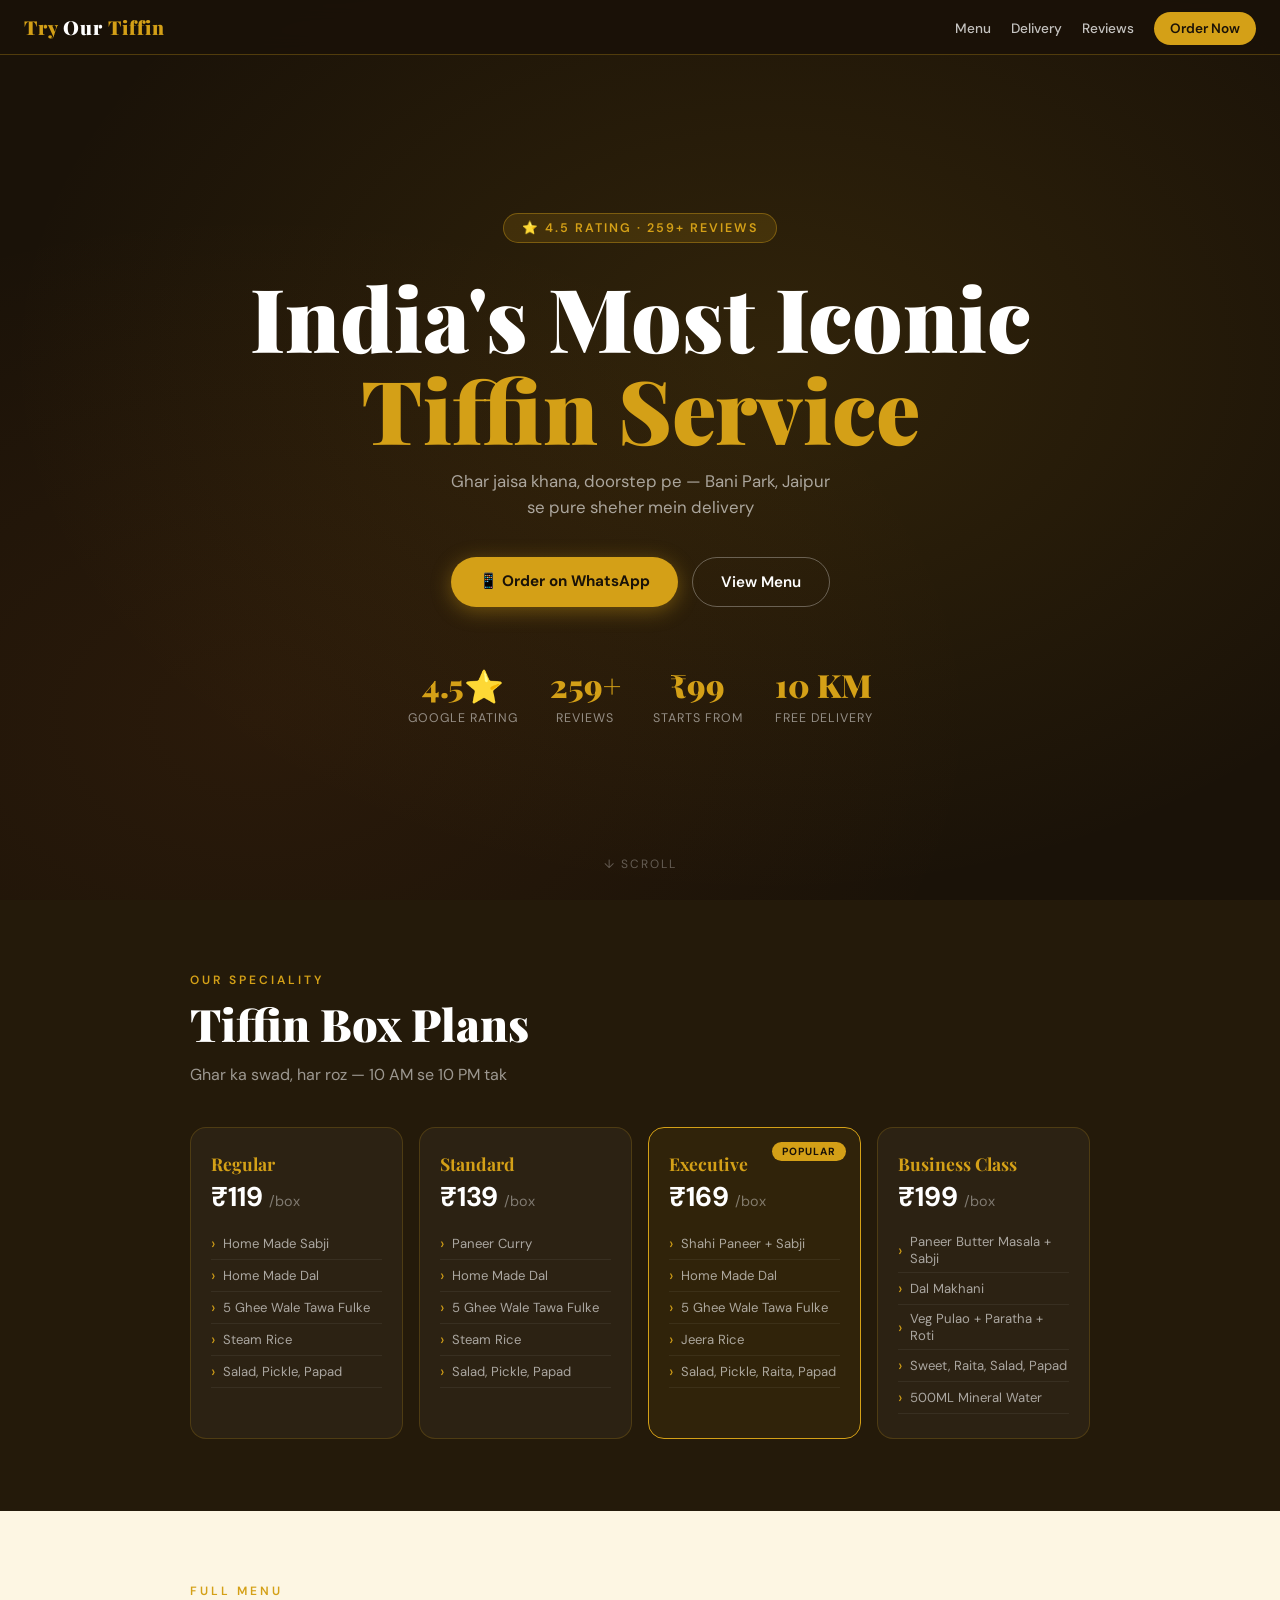
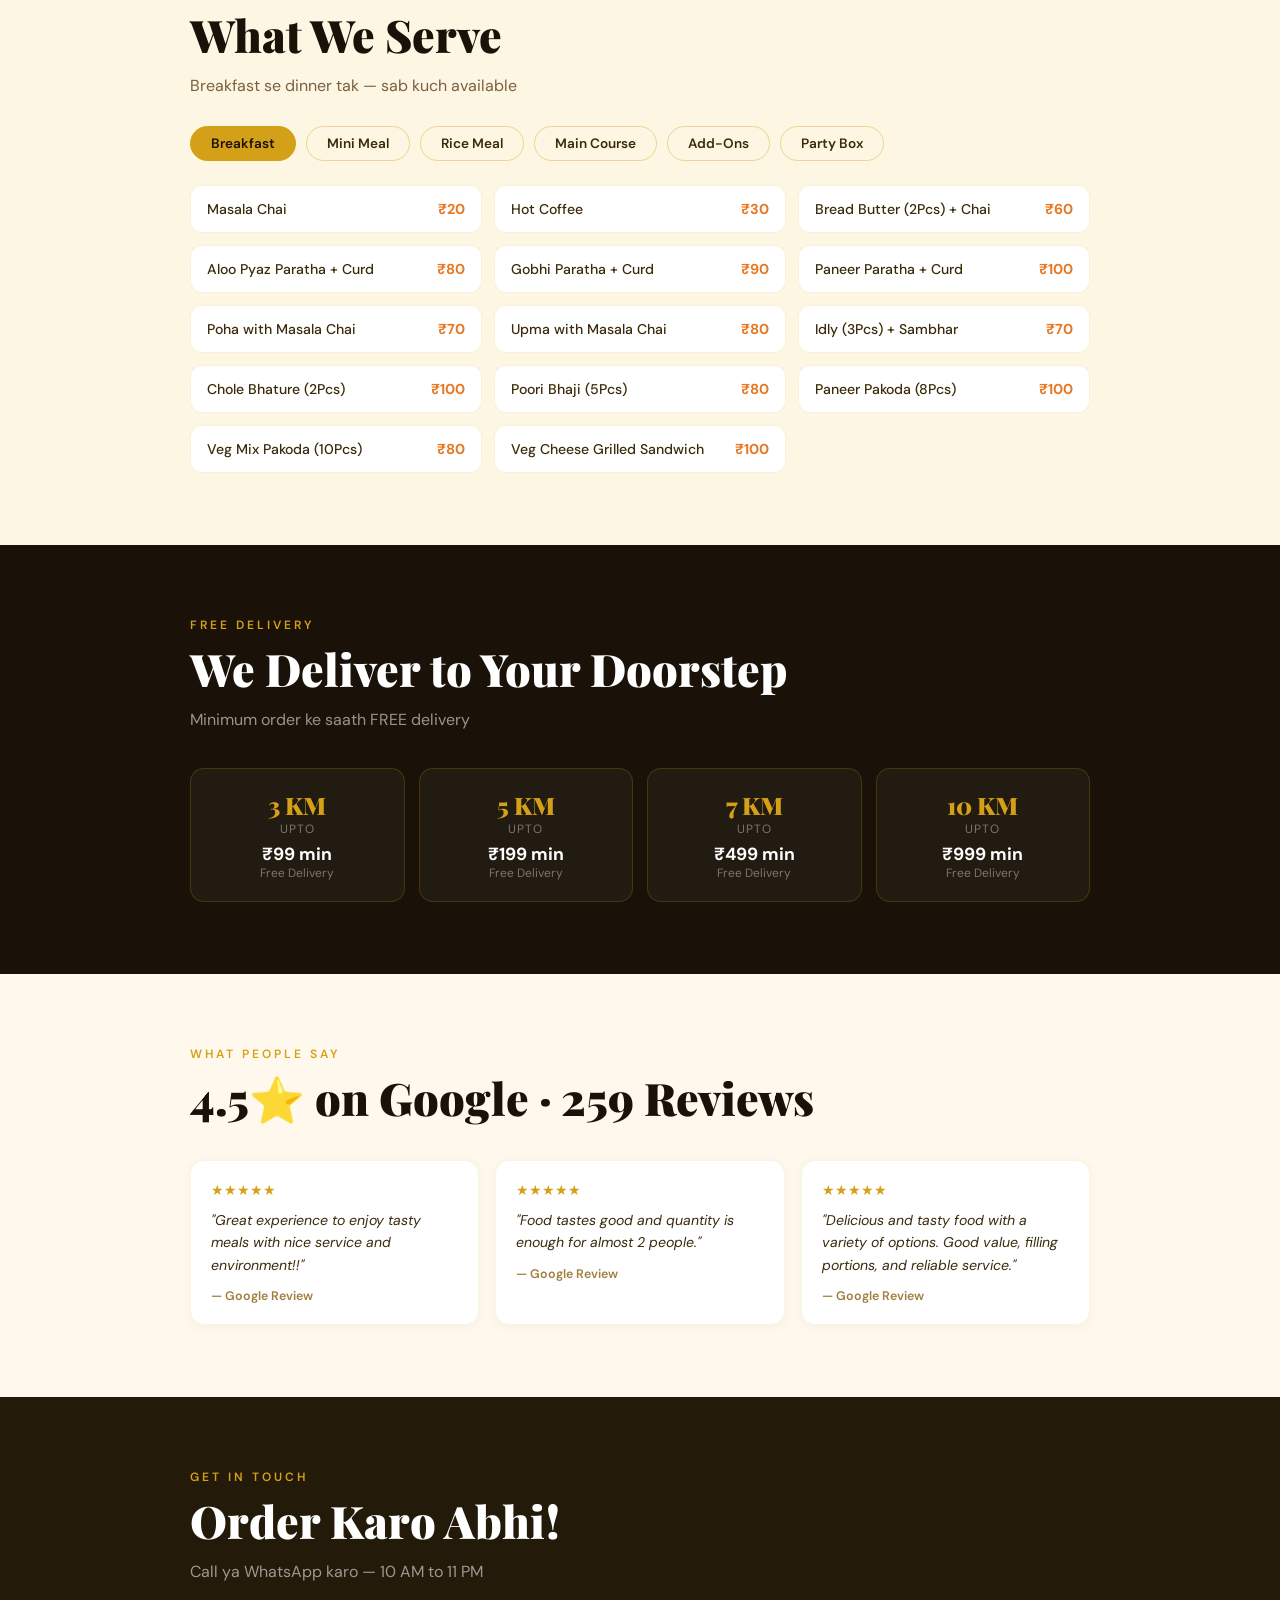
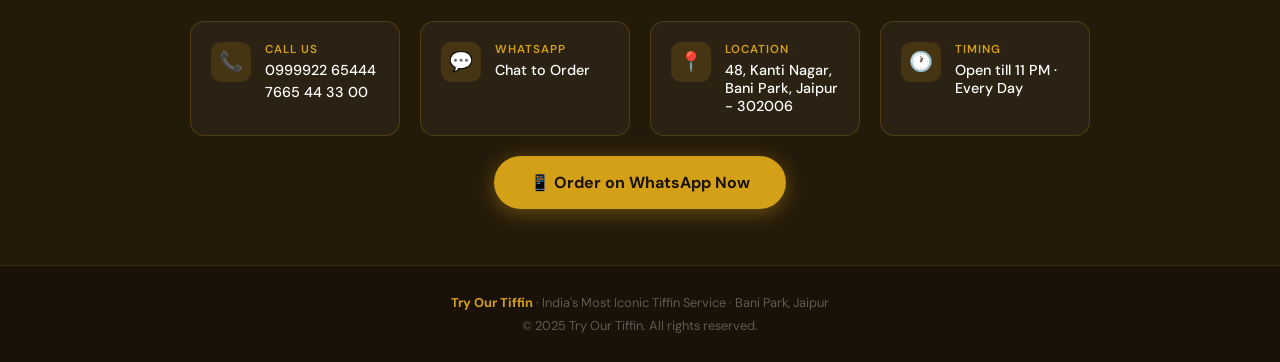
<file: index.html>
<!DOCTYPE html>
<html lang="en">
<head>
<meta charset="UTF-8">
<meta name="viewport" content="width=device-width, initial-scale=1.0">
<title>Try Our Tiffin – India's Most Iconic Tiffin Service</title>
<link href="https://fonts.googleapis.com/css2?family=Playfair+Display:wght@700;900&family=DM+Sans:wght@400;500;600&display=swap" rel="stylesheet">
<style>
  :root{--gold:#D4A017;--dark:#1a1208;--dark2:#241a0a;--cream:#fdf6e3;--orange:#e87722;--text:#3a2a0a}
  *{margin:0;padding:0;box-sizing:border-box}html{scroll-behavior:smooth}
  body{font-family:'DM Sans',sans-serif;background:var(--cream);color:var(--text);overflow-x:hidden}
  nav{position:fixed;top:0;width:100%;z-index:100;background:rgba(26,18,8,0.97);backdrop-filter:blur(10px);padding:14px 24px;display:flex;align-items:center;justify-content:space-between;border-bottom:1px solid rgba(212,160,23,0.3)}
  .nav-logo{font-family:'Playfair Display',serif;color:var(--gold);font-size:1.2rem;font-weight:900;letter-spacing:1px}
  .nav-logo span{color:#fff}
  .nav-links{display:flex;gap:20px;list-style:none}
  .nav-links a{color:rgba(255,255,255,0.75);text-decoration:none;font-size:0.85rem;font-weight:500;transition:color 0.2s}
  .nav-links a:hover{color:var(--gold)}
  .nav-cta{background:var(--gold);color:var(--dark)!important;padding:8px 16px!important;border-radius:50px;font-weight:600!important}
  .hero{min-height:100vh;background:var(--dark);display:flex;flex-direction:column;align-items:center;justify-content:center;text-align:center;padding:100px 24px 60px;position:relative;overflow:hidden}
  .hero::before{content:'';position:absolute;inset:0;background:radial-gradient(ellipse at 60% 40%,rgba(212,160,23,0.12) 0%,transparent 70%),radial-gradient(ellipse at 20% 80%,rgba(232,119,34,0.08) 0%,transparent 50%)}
  .hero-badge{display:inline-block;background:rgba(212,160,23,0.15);border:1px solid rgba(212,160,23,0.4);color:var(--gold);padding:6px 18px;border-radius:50px;font-size:0.78rem;font-weight:600;letter-spacing:2px;text-transform:uppercase;margin-bottom:28px;animation:fadeUp 0.6s ease both}
  .hero h1{font-family:'Playfair Display',serif;font-size:clamp(2.8rem,8vw,5.5rem);font-weight:900;line-height:1.05;color:#fff;margin-bottom:12px;animation:fadeUp 0.7s 0.1s ease both}
  .hero h1 em{color:var(--gold);font-style:normal;display:block}
  .hero-sub{font-size:1.05rem;color:rgba(255,255,255,0.6);max-width:400px;margin:0 auto 36px;line-height:1.6;animation:fadeUp 0.7s 0.2s ease both}
  .hero-actions{display:flex;gap:14px;flex-wrap:wrap;justify-content:center;animation:fadeUp 0.7s 0.3s ease both}
  .btn-primary{background:var(--gold);color:var(--dark);padding:14px 28px;border-radius:50px;font-weight:700;font-size:0.95rem;text-decoration:none;transition:transform 0.2s,box-shadow 0.2s;box-shadow:0 4px 20px rgba(212,160,23,0.4)}
  .btn-primary:hover{transform:translateY(-2px);box-shadow:0 8px 30px rgba(212,160,23,0.5)}
  .btn-outline{border:1px solid rgba(255,255,255,0.3);color:#fff;padding:14px 28px;border-radius:50px;font-weight:600;font-size:0.95rem;text-decoration:none;transition:border-color 0.2s,background 0.2s}
  .btn-outline:hover{border-color:var(--gold);background:rgba(212,160,23,0.08)}
  .hero-stats{display:flex;gap:32px;margin-top:56px;flex-wrap:wrap;justify-content:center;animation:fadeUp 0.7s 0.4s ease both}
  .stat{text-align:center}
  .stat-num{font-family:'Playfair Display',serif;font-size:2rem;font-weight:900;color:var(--gold);display:block}
  .stat-label{font-size:0.78rem;color:rgba(255,255,255,0.5);text-transform:uppercase;letter-spacing:1px}
  .hero-scroll{position:absolute;bottom:28px;color:rgba(255,255,255,0.3);font-size:0.75rem;letter-spacing:2px;text-transform:uppercase;animation:bounce 2s infinite}
  section{padding:72px 24px}
  .section-label{font-size:0.75rem;font-weight:600;letter-spacing:3px;text-transform:uppercase;color:var(--gold);margin-bottom:10px}
  .section-title{font-family:'Playfair Display',serif;font-size:clamp(1.8rem,4vw,2.8rem);font-weight:900;color:var(--dark);margin-bottom:12px;line-height:1.15}
  .section-title.light{color:#fff}
  .section-sub{font-size:1rem;color:#7a6040;max-width:480px;line-height:1.6}
  .section-sub.light{color:rgba(255,255,255,0.55)}
  .container{max-width:900px;margin:0 auto}
  .tiffin-section{background:var(--dark2)}
  .tiffin-grid{display:grid;grid-template-columns:repeat(auto-fit,minmax(200px,1fr));gap:16px;margin-top:40px}
  .tiffin-card{background:rgba(255,255,255,0.04);border:1px solid rgba(212,160,23,0.2);border-radius:16px;padding:24px 20px;position:relative;transition:transform 0.3s,border-color 0.3s;overflow:hidden}
  .tiffin-card:hover{transform:translateY(-4px);border-color:var(--gold)}
  .tiffin-card.featured{border-color:var(--gold);background:rgba(212,160,23,0.07)}
  .featured-tag{position:absolute;top:14px;right:14px;background:var(--gold);color:var(--dark);font-size:0.65rem;font-weight:700;padding:3px 10px;border-radius:50px;letter-spacing:1px;text-transform:uppercase}
  .tiffin-name{font-family:'Playfair Display',serif;font-size:1.1rem;color:var(--gold);font-weight:700;margin-bottom:4px}
  .tiffin-price{font-size:1.7rem;font-weight:700;color:#fff;margin-bottom:14px}
  .tiffin-price span{font-size:0.9rem;color:rgba(255,255,255,0.4);font-weight:400}
  .tiffin-items{list-style:none}
  .tiffin-items li{font-size:0.82rem;color:rgba(255,255,255,0.6);padding:5px 0;border-bottom:1px solid rgba(255,255,255,0.06);display:flex;align-items:center;gap:8px}
  .tiffin-items li::before{content:'›';color:var(--gold);font-size:1rem}
  .menu-section{background:var(--cream)}
  .menu-tabs{display:flex;gap:10px;flex-wrap:wrap;margin:28px 0 24px}
  .tab-btn{padding:8px 20px;border-radius:50px;border:1px solid rgba(212,160,23,0.4);background:transparent;color:var(--text);font-size:0.85rem;font-weight:600;cursor:pointer;transition:all 0.2s;font-family:'DM Sans',sans-serif}
  .tab-btn.active,.tab-btn:hover{background:var(--gold);color:var(--dark);border-color:var(--gold)}
  .menu-grid{display:grid;grid-template-columns:repeat(auto-fill,minmax(240px,1fr));gap:12px}
  .menu-item{display:flex;align-items:center;justify-content:space-between;background:#fff;border:1px solid rgba(212,160,23,0.15);border-radius:12px;padding:14px 16px;transition:box-shadow 0.2s}
  .menu-item:hover{box-shadow:0 4px 16px rgba(212,160,23,0.15)}
  .menu-item-name{font-size:0.88rem;font-weight:500;color:var(--text)}
  .menu-item-price{font-weight:700;color:var(--orange);font-size:0.9rem;white-space:nowrap;margin-left:12px}
  .menu-panel{display:none}
  .menu-panel.active{display:block}
  .delivery-section{background:var(--dark)}
  .delivery-grid{display:grid;grid-template-columns:repeat(auto-fit,minmax(160px,1fr));gap:14px;margin-top:36px}
  .delivery-card{background:rgba(255,255,255,0.04);border:1px solid rgba(212,160,23,0.2);border-radius:14px;padding:20px 16px;text-align:center}
  .delivery-km{font-family:'Playfair Display',serif;font-size:1.5rem;color:var(--gold);font-weight:900}
  .delivery-min{font-size:0.75rem;color:rgba(255,255,255,0.4);margin-bottom:6px;text-transform:uppercase;letter-spacing:1px}
  .delivery-price{font-size:1.1rem;color:#fff;font-weight:700}
  .delivery-label{font-size:0.75rem;color:rgba(255,255,255,0.4)}
  .reviews-section{background:#fff8ec}
  .reviews-grid{display:grid;grid-template-columns:repeat(auto-fit,minmax(240px,1fr));gap:16px;margin-top:36px}
  .review-card{background:#fff;border-radius:14px;padding:20px;border:1px solid rgba(212,160,23,0.12);box-shadow:0 2px 12px rgba(0,0,0,0.04)}
  .stars{color:var(--gold);font-size:0.9rem;margin-bottom:10px}
  .review-text{font-size:0.88rem;color:var(--text);line-height:1.6;font-style:italic}
  .review-author{font-size:0.78rem;color:#a08040;font-weight:600;margin-top:12px}
  .contact-section{background:var(--dark2)}
  .contact-grid{display:grid;grid-template-columns:repeat(auto-fit,minmax(200px,1fr));gap:20px;margin-top:36px}
  .contact-card{display:flex;align-items:flex-start;gap:14px;background:rgba(255,255,255,0.04);border:1px solid rgba(212,160,23,0.2);border-radius:14px;padding:20px}
  .contact-icon{width:40px;height:40px;background:rgba(212,160,23,0.15);border-radius:10px;display:flex;align-items:center;justify-content:center;font-size:1.2rem;flex-shrink:0}
  .contact-label{font-size:0.72rem;color:var(--gold);text-transform:uppercase;letter-spacing:1px;font-weight:600}
  .contact-value{font-size:0.9rem;color:#fff;margin-top:4px;font-weight:500}
  .contact-value a{color:#fff;text-decoration:none}
  footer{background:var(--dark);text-align:center;padding:28px 24px;border-top:1px solid rgba(212,160,23,0.15)}
  footer p{font-size:0.8rem;color:rgba(255,255,255,0.3)}
  footer strong{color:var(--gold)}
  @keyframes fadeUp{from{opacity:0;transform:translateY(24px)}to{opacity:1;transform:translateY(0)}}
  @keyframes bounce{0%,100%{transform:translateY(0)}50%{transform:translateY(6px)}}
  @media(max-width:600px){.nav-links{display:none}.hero h1{font-size:2.5rem}.hero-stats{gap:20px}}
</style>
</head>
<body>
<nav>
  <div class="nav-logo">Try <span>Our</span> Tiffin</div>
  <ul class="nav-links">
    <li><a href="#menu">Menu</a></li>
    <li><a href="#delivery">Delivery</a></li>
    <li><a href="#reviews">Reviews</a></li>
    <li><a href="#contact" class="nav-cta">Order Now</a></li>
  </ul>
</nav>

<section class="hero">
  <div class="hero-badge">⭐ 4.5 Rating · 259+ Reviews</div>
  <h1>India's Most Iconic<em>Tiffin Service</em></h1>
  <p class="hero-sub">Ghar jaisa khana, doorstep pe — Bani Park, Jaipur se pure sheher mein delivery</p>
  <div class="hero-actions">
    <a href="https://wa.me/919982265444" class="btn-primary">📱 Order on WhatsApp</a>
    <a href="#menu" class="btn-outline">View Menu</a>
  </div>
  <div class="hero-stats">
    <div class="stat"><span class="stat-num">4.5⭐</span><span class="stat-label">Google Rating</span></div>
    <div class="stat"><span class="stat-num">259+</span><span class="stat-label">Reviews</span></div>
    <div class="stat"><span class="stat-num">₹99</span><span class="stat-label">Starts From</span></div>
    <div class="stat"><span class="stat-num">10 KM</span><span class="stat-label">Free Delivery</span></div>
  </div>
  <div class="hero-scroll">↓ scroll</div>
</section>

<section class="tiffin-section">
  <div class="container">
    <p class="section-label">Our Speciality</p>
    <h2 class="section-title light">Tiffin Box Plans</h2>
    <p class="section-sub light">Ghar ka swad, har roz — 10 AM se 10 PM tak</p>
    <div class="tiffin-grid">
      <div class="tiffin-card">
        <div class="tiffin-name">Regular</div>
        <div class="tiffin-price">₹119 <span>/box</span></div>
        <ul class="tiffin-items">
          <li>Home Made Sabji</li><li>Home Made Dal</li><li>5 Ghee Wale Tawa Fulke</li><li>Steam Rice</li><li>Salad, Pickle, Papad</li>
        </ul>
      </div>
      <div class="tiffin-card">
        <div class="tiffin-name">Standard</div>
        <div class="tiffin-price">₹139 <span>/box</span></div>
        <ul class="tiffin-items">
          <li>Paneer Curry</li><li>Home Made Dal</li><li>5 Ghee Wale Tawa Fulke</li><li>Steam Rice</li><li>Salad, Pickle, Papad</li>
        </ul>
      </div>
      <div class="tiffin-card featured">
        <div class="featured-tag">Popular</div>
        <div class="tiffin-name">Executive</div>
        <div class="tiffin-price">₹169 <span>/box</span></div>
        <ul class="tiffin-items">
          <li>Shahi Paneer + Sabji</li><li>Home Made Dal</li><li>5 Ghee Wale Tawa Fulke</li><li>Jeera Rice</li><li>Salad, Pickle, Raita, Papad</li>
        </ul>
      </div>
      <div class="tiffin-card">
        <div class="tiffin-name">Business Class</div>
        <div class="tiffin-price">₹199 <span>/box</span></div>
        <ul class="tiffin-items">
          <li>Paneer Butter Masala + Sabji</li><li>Dal Makhani</li><li>Veg Pulao + Paratha + Roti</li><li>Sweet, Raita, Salad, Papad</li><li>500ML Mineral Water</li>
        </ul>
      </div>
    </div>
  </div>
</section>

<section class="menu-section" id="menu">
  <div class="container">
    <p class="section-label">Full Menu</p>
    <h2 class="section-title">What We Serve</h2>
    <p class="section-sub">Breakfast se dinner tak — sab kuch available</p>
    <div class="menu-tabs">
      <button class="tab-btn active" onclick="showTab('breakfast',this)">Breakfast</button>
      <button class="tab-btn" onclick="showTab('mini',this)">Mini Meal</button>
      <button class="tab-btn" onclick="showTab('rice',this)">Rice Meal</button>
      <button class="tab-btn" onclick="showTab('main',this)">Main Course</button>
      <button class="tab-btn" onclick="showTab('addon',this)">Add-Ons</button>
      <button class="tab-btn" onclick="showTab('party',this)">Party Box</button>
    </div>
    <div id="breakfast" class="menu-panel active"><div class="menu-grid">
      <div class="menu-item"><span class="menu-item-name">Masala Chai</span><span class="menu-item-price">₹20</span></div>
      <div class="menu-item"><span class="menu-item-name">Hot Coffee</span><span class="menu-item-price">₹30</span></div>
      <div class="menu-item"><span class="menu-item-name">Bread Butter (2Pcs) + Chai</span><span class="menu-item-price">₹60</span></div>
      <div class="menu-item"><span class="menu-item-name">Aloo Pyaz Paratha + Curd</span><span class="menu-item-price">₹80</span></div>
      <div class="menu-item"><span class="menu-item-name">Gobhi Paratha + Curd</span><span class="menu-item-price">₹90</span></div>
      <div class="menu-item"><span class="menu-item-name">Paneer Paratha + Curd</span><span class="menu-item-price">₹100</span></div>
      <div class="menu-item"><span class="menu-item-name">Poha with Masala Chai</span><span class="menu-item-price">₹70</span></div>
      <div class="menu-item"><span class="menu-item-name">Upma with Masala Chai</span><span class="menu-item-price">₹80</span></div>
      <div class="menu-item"><span class="menu-item-name">Idly (3Pcs) + Sambhar</span><span class="menu-item-price">₹70</span></div>
      <div class="menu-item"><span class="menu-item-name">Chole Bhature (2Pcs)</span><span class="menu-item-price">₹100</span></div>
      <div class="menu-item"><span class="menu-item-name">Poori Bhaji (5Pcs)</span><span class="menu-item-price">₹80</span></div>
      <div class="menu-item"><span class="menu-item-name">Paneer Pakoda (8Pcs)</span><span class="menu-item-price">₹100</span></div>
      <div class="menu-item"><span class="menu-item-name">Veg Mix Pakoda (10Pcs)</span><span class="menu-item-price">₹80</span></div>
      <div class="menu-item"><span class="menu-item-name">Veg Cheese Grilled Sandwich</span><span class="menu-item-price">₹100</span></div>
    </div></div>
    <div id="mini" class="menu-panel"><div class="menu-grid">
      <div class="menu-item"><span class="menu-item-name">Dal Fry + 5 Fulke + Salad</span><span class="menu-item-price">₹80</span></div>
      <div class="menu-item"><span class="menu-item-name">Chana Masala + 5 Fulke</span><span class="menu-item-price">₹90</span></div>
      <div class="menu-item"><span class="menu-item-name">Mix Veg + 5 Fulke</span><span class="menu-item-price">₹90</span></div>
      <div class="menu-item"><span class="menu-item-name">Shahi Paneer + 5 Fulke</span><span class="menu-item-price">₹99</span></div>
      <div class="menu-item"><span class="menu-item-name">Kadai Paneer + 2 Butter Paratha</span><span class="menu-item-price">₹110</span></div>
      <div class="menu-item"><span class="menu-item-name">Paneer Butter Masala + Paratha</span><span class="menu-item-price">₹110</span></div>
      <div class="menu-item"><span class="menu-item-name">Malai Kofta + 2 Butter Paratha</span><span class="menu-item-price">₹110</span></div>
    </div></div>
    <div id="rice" class="menu-panel"><div class="menu-grid">
      <div class="menu-item"><span class="menu-item-name">Dal Fry + Steam Rice</span><span class="menu-item-price">₹80</span></div>
      <div class="menu-item"><span class="menu-item-name">Dal Makhani + Jeera Rice</span><span class="menu-item-price">₹90</span></div>
      <div class="menu-item"><span class="menu-item-name">Rajma Masala + Jeera Rice</span><span class="menu-item-price">₹90</span></div>
      <div class="menu-item"><span class="menu-item-name">Chole Masala + Jeera Rice</span><span class="menu-item-price">₹90</span></div>
      <div class="menu-item"><span class="menu-item-name">Kadhi + Jeera Rice</span><span class="menu-item-price">₹90</span></div>
      <div class="menu-item"><span class="menu-item-name">Shahi Paneer + Jeera Rice</span><span class="menu-item-price">₹99</span></div>
      <div class="menu-item"><span class="menu-item-name">Jeera Rice</span><span class="menu-item-price">₹110</span></div>
      <div class="menu-item"><span class="menu-item-name">Veg Pulao</span><span class="menu-item-price">₹150</span></div>
      <div class="menu-item"><span class="menu-item-name">Veg Biryani</span><span class="menu-item-price">₹220</span></div>
    </div></div>
    <div id="main" class="menu-panel"><div class="menu-grid">
      <div class="menu-item"><span class="menu-item-name">Shahi Paneer (Half/Full)</span><span class="menu-item-price">₹110/190</span></div>
      <div class="menu-item"><span class="menu-item-name">Kadhai Paneer (Half/Full)</span><span class="menu-item-price">₹120/220</span></div>
      <div class="menu-item"><span class="menu-item-name">Paneer Butter Masala</span><span class="menu-item-price">₹120/220</span></div>
      <div class="menu-item"><span class="menu-item-name">Malai Kofta (Half/Full)</span><span class="menu-item-price">₹120/220</span></div>
      <div class="menu-item"><span class="menu-item-name">Kaju Curry (Half/Full)</span><span class="menu-item-price">₹130/240</span></div>
      <div class="menu-item"><span class="menu-item-name">Dal Makhani (Half/Full)</span><span class="menu-item-price">₹90/160</span></div>
      <div class="menu-item"><span class="menu-item-name">Rajma Masala (Half/Full)</span><span class="menu-item-price">₹90/160</span></div>
      <div class="menu-item"><span class="menu-item-name">Gatta Masala (Half/Full)</span><span class="menu-item-price">₹90/160</span></div>
      <div class="menu-item"><span class="menu-item-name">Sev Tamatar (Half/Full)</span><span class="menu-item-price">₹90/160</span></div>
    </div></div>
    <div id="addon" class="menu-panel"><div class="menu-grid">
      <div class="menu-item"><span class="menu-item-name">Tawa Wale Fulke</span><span class="menu-item-price">₹8</span></div>
      <div class="menu-item"><span class="menu-item-name">Ghee Wale Tawa Fulke</span><span class="menu-item-price">₹10</span></div>
      <div class="menu-item"><span class="menu-item-name">Butter Paratha</span><span class="menu-item-price">₹25</span></div>
      <div class="menu-item"><span class="menu-item-name">Laccha Paratha</span><span class="menu-item-price">₹30</span></div>
      <div class="menu-item"><span class="menu-item-name">Gulab Jamun (2 Pcs)</span><span class="menu-item-price">₹60</span></div>
      <div class="menu-item"><span class="menu-item-name">Boondi Raita</span><span class="menu-item-price">₹80</span></div>
      <div class="menu-item"><span class="menu-item-name">Plain Dahi</span><span class="menu-item-price">₹50</span></div>
      <div class="menu-item"><span class="menu-item-name">Chach (200ML)</span><span class="menu-item-price">₹20</span></div>
      <div class="menu-item"><span class="menu-item-name">Chach (500ML)</span><span class="menu-item-price">₹40</span></div>
      <div class="menu-item"><span class="menu-item-name">Papad</span><span class="menu-item-price">₹20</span></div>
    </div></div>
    <div id="party" class="menu-panel"><div class="menu-grid" style="grid-template-columns:1fr">
      <div class="menu-item" style="flex-direction:column;align-items:flex-start;gap:10px;padding:20px">
        <div style="display:flex;justify-content:space-between;width:100%"><span class="menu-item-name" style="font-size:1.1rem;font-weight:700">🎉 Party Box</span><span class="menu-item-price" style="font-size:1.3rem">₹999</span></div>
        <div style="font-size:0.85rem;color:#7a6040;line-height:1.8">1 Veg Curry · 1 Paneer Butter Masala · 1 Dal Fry · 2 Jeera Rice · 4 Butter Paratha · 8 Ghee Wale Tawa Fulke · 4 Papad · 4 Sweet · 4 Chach</div>
      </div>
    </div></div>
  </div>
</section>

<section class="delivery-section" id="delivery">
  <div class="container">
    <p class="section-label">Free Delivery</p>
    <h2 class="section-title light">We Deliver to Your Doorstep</h2>
    <p class="section-sub light">Minimum order ke saath FREE delivery</p>
    <div class="delivery-grid">
      <div class="delivery-card"><div class="delivery-km">3 KM</div><div class="delivery-min">upto</div><div class="delivery-price">₹99 min</div><div class="delivery-label">Free Delivery</div></div>
      <div class="delivery-card"><div class="delivery-km">5 KM</div><div class="delivery-min">upto</div><div class="delivery-price">₹199 min</div><div class="delivery-label">Free Delivery</div></div>
      <div class="delivery-card"><div class="delivery-km">7 KM</div><div class="delivery-min">upto</div><div class="delivery-price">₹499 min</div><div class="delivery-label">Free Delivery</div></div>
      <div class="delivery-card"><div class="delivery-km">10 KM</div><div class="delivery-min">upto</div><div class="delivery-price">₹999 min</div><div class="delivery-label">Free Delivery</div></div>
    </div>
  </div>
</section>

<section class="reviews-section" id="reviews">
  <div class="container">
    <p class="section-label">What People Say</p>
    <h2 class="section-title">4.5⭐ on Google · 259 Reviews</h2>
    <div class="reviews-grid">
      <div class="review-card"><div class="stars">★★★★★</div><p class="review-text">"Great experience to enjoy tasty meals with nice service and environment!!"</p><div class="review-author">— Google Review</div></div>
      <div class="review-card"><div class="stars">★★★★★</div><p class="review-text">"Food tastes good and quantity is enough for almost 2 people."</p><div class="review-author">— Google Review</div></div>
      <div class="review-card"><div class="stars">★★★★★</div><p class="review-text">"Delicious and tasty food with a variety of options. Good value, filling portions, and reliable service."</p><div class="review-author">— Google Review</div></div>
    </div>
  </div>
</section>

<section class="contact-section" id="contact">
  <div class="container">
    <p class="section-label">Get In Touch</p>
    <h2 class="section-title light">Order Karo Abhi!</h2>
    <p class="section-sub light">Call ya WhatsApp karo — 10 AM to 11 PM</p>
    <div class="contact-grid">
      <div class="contact-card"><div class="contact-icon">📞</div><div><div class="contact-label">Call Us</div><div class="contact-value"><a href="tel:+9199992265444">0999922 65444</a></div><div class="contact-value"><a href="tel:+917665433300">7665 44 33 00</a></div></div></div>
      <div class="contact-card"><div class="contact-icon">💬</div><div><div class="contact-label">WhatsApp</div><div class="contact-value"><a href="https://wa.me/918107592292">Chat to Order</a></div></div></div>
      <div class="contact-card"><div class="contact-icon">📍</div><div><div class="contact-label">Location</div><div class="contact-value">48, Kanti Nagar, Bani Park, Jaipur - 302006</div></div></div>
      <div class="contact-card"><div class="contact-icon">🕐</div><div><div class="contact-label">Timing</div><div class="contact-value">Open till 11 PM · Every Day</div></div></div>
    </div>
    <div style="text-align:center;margin-top:36px">
      <a href="https://wa.me/918107592292" class="btn-primary" style="font-size:1rem;padding:16px 36px">📱 Order on WhatsApp Now</a>
    </div>
  </div>
</section>

<footer>
  <p><strong>Try Our Tiffin</strong> · India's Most Iconic Tiffin Service · Bani Park, Jaipur</p>
  <p style="margin-top:6px">© 2025 Try Our Tiffin. All rights reserved.</p>
</footer>

<script>
function showTab(id,btn){
  document.querySelectorAll('.menu-panel').forEach(p=>p.classList.remove('active'));
  document.querySelectorAll('.tab-btn').forEach(b=>b.classList.remove('active'));
  document.getElementById(id).classList.add('active');
  btn.classList.add('active');
}
</script>
</body>
</html>
</file>
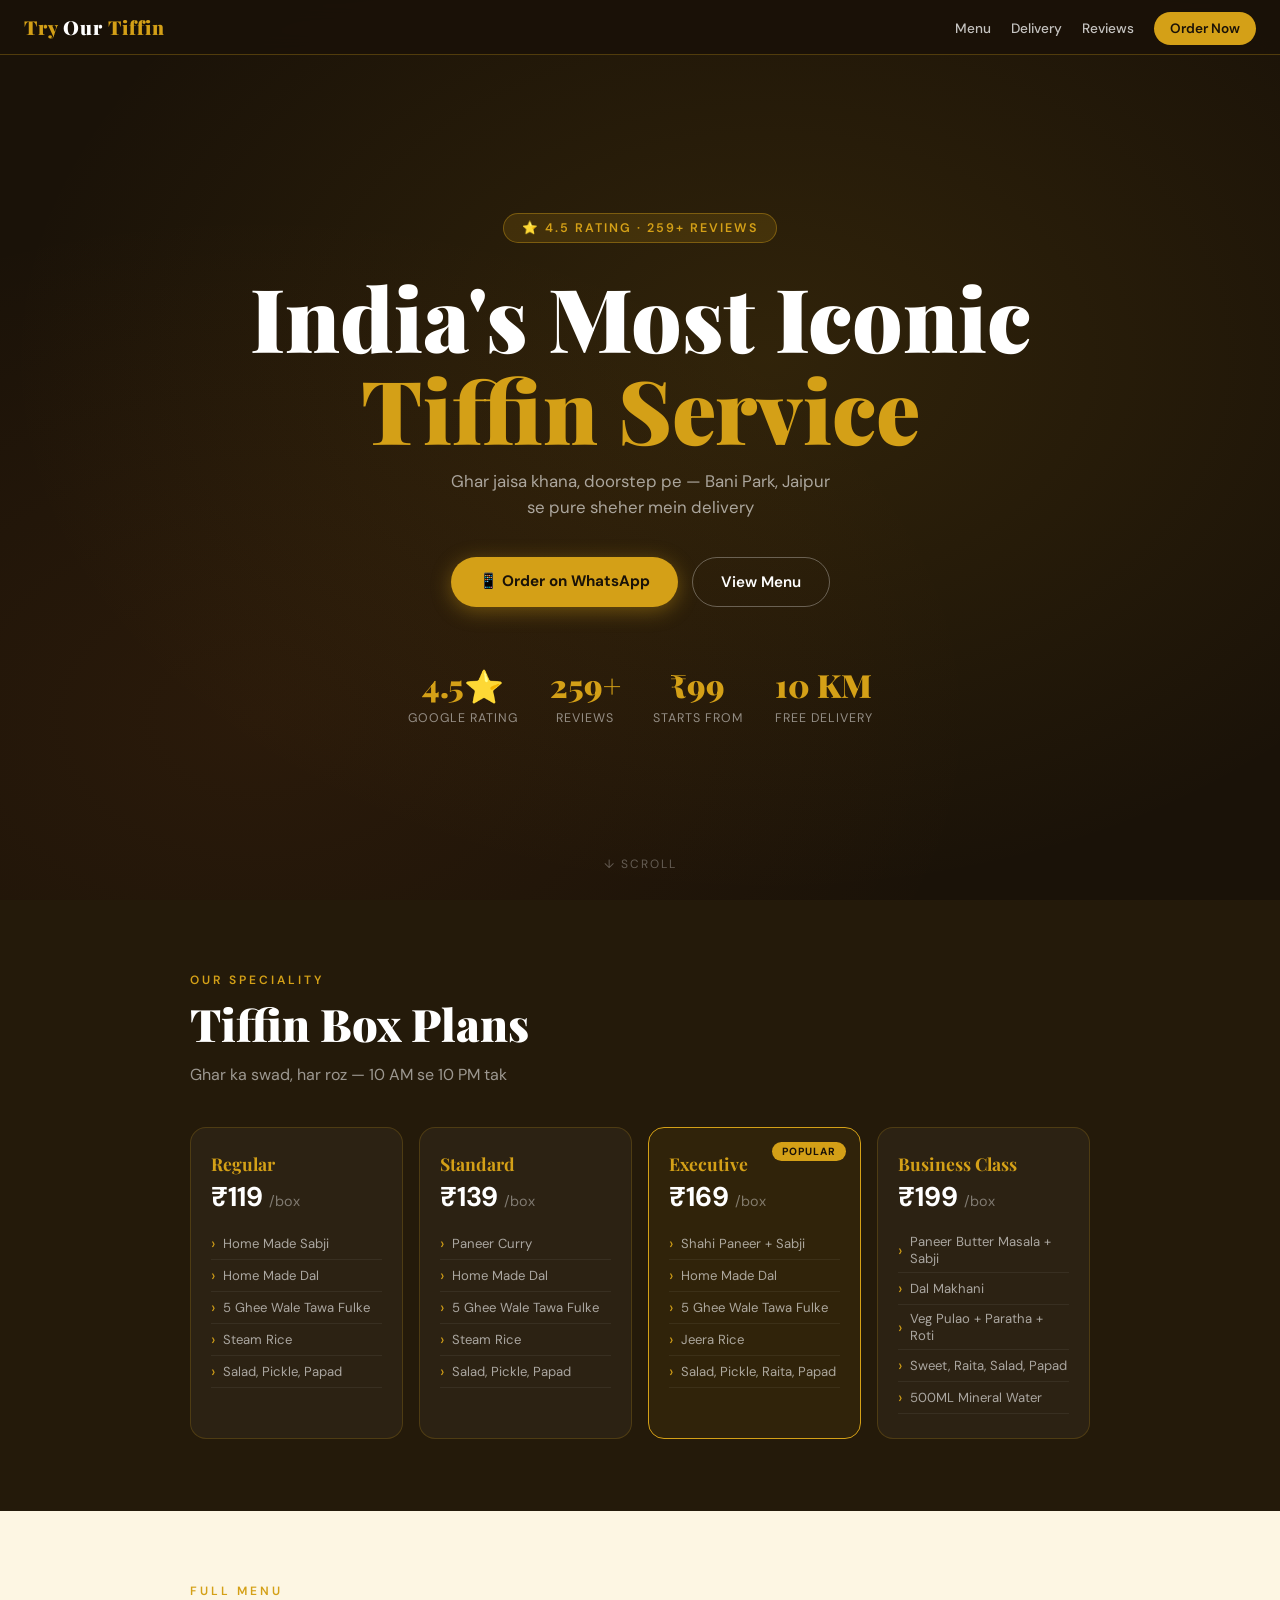
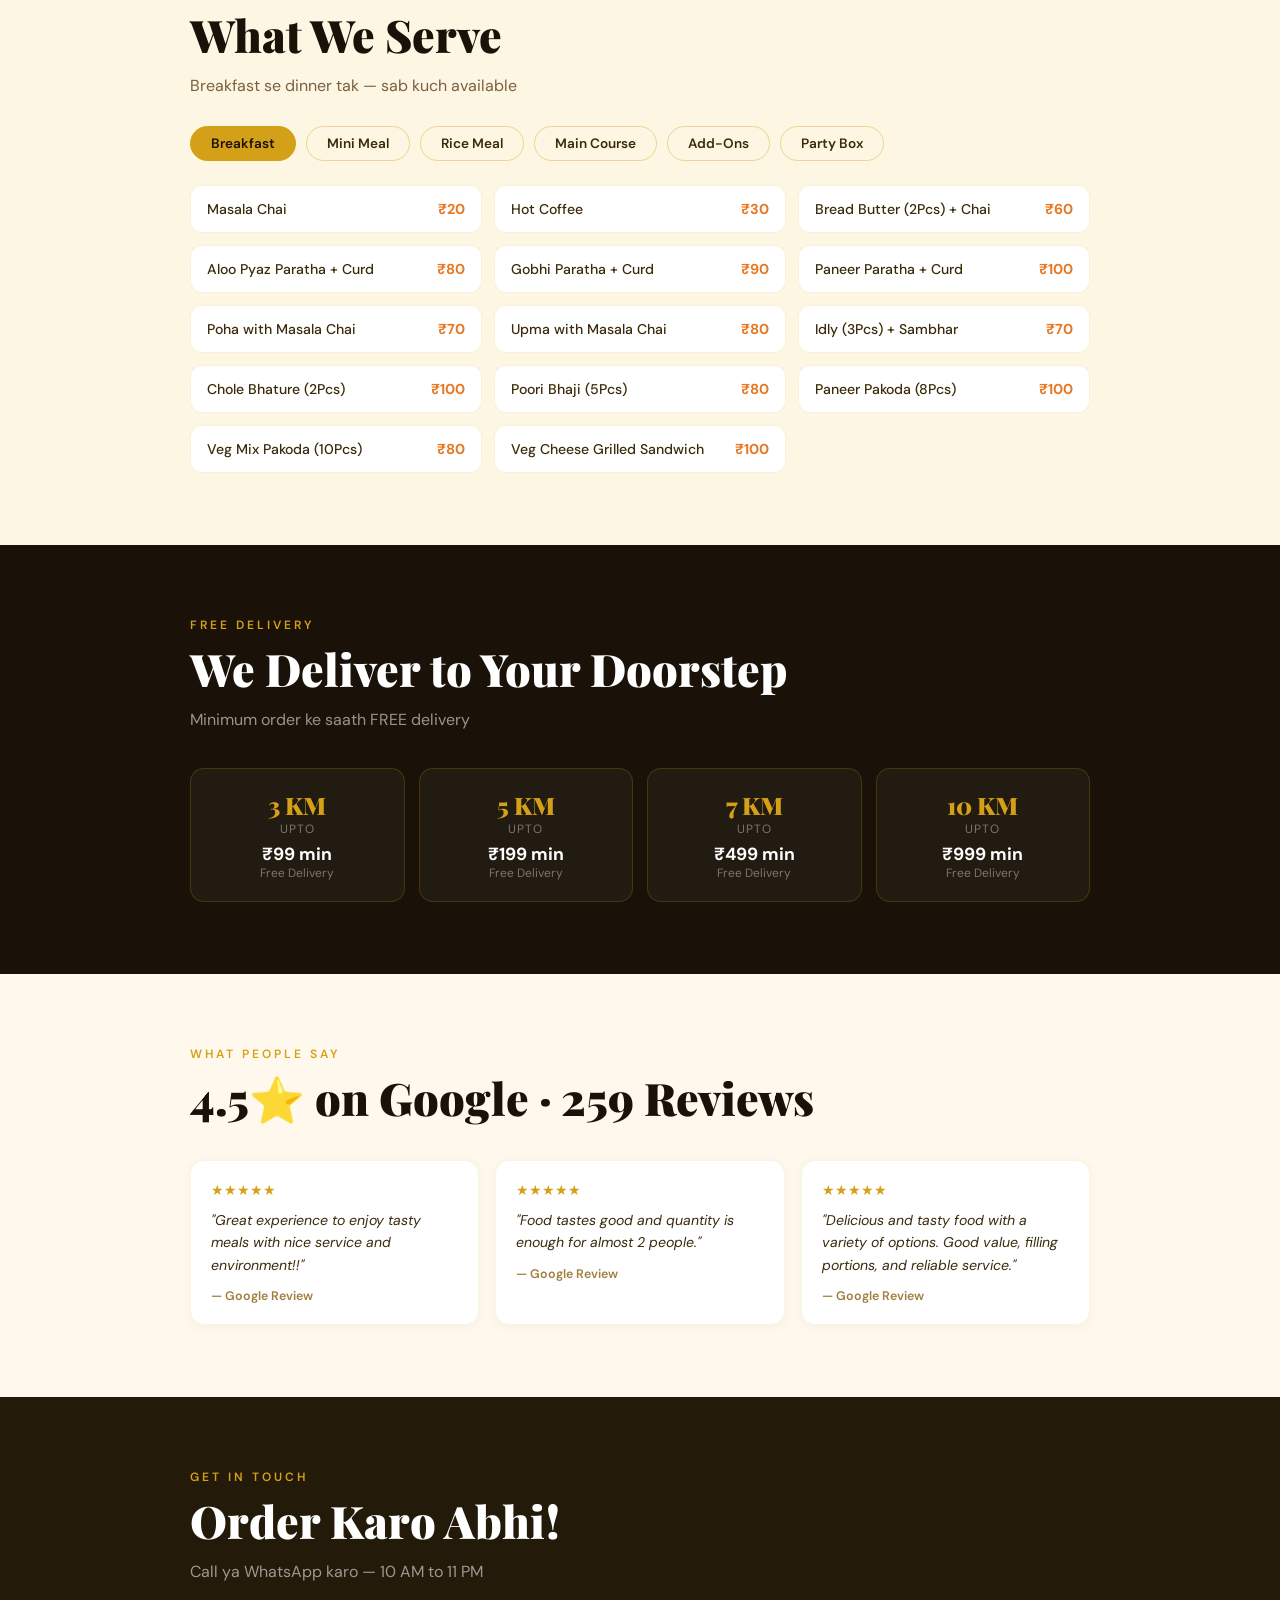
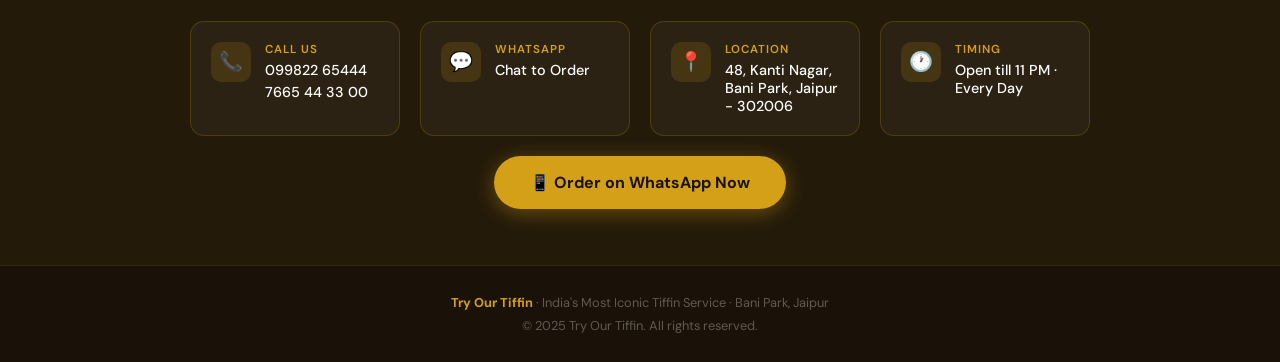
<file: try-our-tiffin.html>
<!DOCTYPE html>
<html lang="en">
<head>
<meta charset="UTF-8">
<meta name="viewport" content="width=device-width, initial-scale=1.0">
<title>Try Our Tiffin – India's Most Iconic Tiffin Service</title>
<link href="https://fonts.googleapis.com/css2?family=Playfair+Display:wght@700;900&family=DM+Sans:wght@400;500;600&display=swap" rel="stylesheet">
<style>
  :root{--gold:#D4A017;--dark:#1a1208;--dark2:#241a0a;--cream:#fdf6e3;--orange:#e87722;--text:#3a2a0a}
  *{margin:0;padding:0;box-sizing:border-box}html{scroll-behavior:smooth}
  body{font-family:'DM Sans',sans-serif;background:var(--cream);color:var(--text);overflow-x:hidden}
  nav{position:fixed;top:0;width:100%;z-index:100;background:rgba(26,18,8,0.97);backdrop-filter:blur(10px);padding:14px 24px;display:flex;align-items:center;justify-content:space-between;border-bottom:1px solid rgba(212,160,23,0.3)}
  .nav-logo{font-family:'Playfair Display',serif;color:var(--gold);font-size:1.2rem;font-weight:900;letter-spacing:1px}
  .nav-logo span{color:#fff}
  .nav-links{display:flex;gap:20px;list-style:none}
  .nav-links a{color:rgba(255,255,255,0.75);text-decoration:none;font-size:0.85rem;font-weight:500;transition:color 0.2s}
  .nav-links a:hover{color:var(--gold)}
  .nav-cta{background:var(--gold);color:var(--dark)!important;padding:8px 16px!important;border-radius:50px;font-weight:600!important}
  .hero{min-height:100vh;background:var(--dark);display:flex;flex-direction:column;align-items:center;justify-content:center;text-align:center;padding:100px 24px 60px;position:relative;overflow:hidden}
  .hero::before{content:'';position:absolute;inset:0;background:radial-gradient(ellipse at 60% 40%,rgba(212,160,23,0.12) 0%,transparent 70%),radial-gradient(ellipse at 20% 80%,rgba(232,119,34,0.08) 0%,transparent 50%)}
  .hero-badge{display:inline-block;background:rgba(212,160,23,0.15);border:1px solid rgba(212,160,23,0.4);color:var(--gold);padding:6px 18px;border-radius:50px;font-size:0.78rem;font-weight:600;letter-spacing:2px;text-transform:uppercase;margin-bottom:28px;animation:fadeUp 0.6s ease both}
  .hero h1{font-family:'Playfair Display',serif;font-size:clamp(2.8rem,8vw,5.5rem);font-weight:900;line-height:1.05;color:#fff;margin-bottom:12px;animation:fadeUp 0.7s 0.1s ease both}
  .hero h1 em{color:var(--gold);font-style:normal;display:block}
  .hero-sub{font-size:1.05rem;color:rgba(255,255,255,0.6);max-width:400px;margin:0 auto 36px;line-height:1.6;animation:fadeUp 0.7s 0.2s ease both}
  .hero-actions{display:flex;gap:14px;flex-wrap:wrap;justify-content:center;animation:fadeUp 0.7s 0.3s ease both}
  .btn-primary{background:var(--gold);color:var(--dark);padding:14px 28px;border-radius:50px;font-weight:700;font-size:0.95rem;text-decoration:none;transition:transform 0.2s,box-shadow 0.2s;box-shadow:0 4px 20px rgba(212,160,23,0.4)}
  .btn-primary:hover{transform:translateY(-2px);box-shadow:0 8px 30px rgba(212,160,23,0.5)}
  .btn-outline{border:1px solid rgba(255,255,255,0.3);color:#fff;padding:14px 28px;border-radius:50px;font-weight:600;font-size:0.95rem;text-decoration:none;transition:border-color 0.2s,background 0.2s}
  .btn-outline:hover{border-color:var(--gold);background:rgba(212,160,23,0.08)}
  .hero-stats{display:flex;gap:32px;margin-top:56px;flex-wrap:wrap;justify-content:center;animation:fadeUp 0.7s 0.4s ease both}
  .stat{text-align:center}
  .stat-num{font-family:'Playfair Display',serif;font-size:2rem;font-weight:900;color:var(--gold);display:block}
  .stat-label{font-size:0.78rem;color:rgba(255,255,255,0.5);text-transform:uppercase;letter-spacing:1px}
  .hero-scroll{position:absolute;bottom:28px;color:rgba(255,255,255,0.3);font-size:0.75rem;letter-spacing:2px;text-transform:uppercase;animation:bounce 2s infinite}
  section{padding:72px 24px}
  .section-label{font-size:0.75rem;font-weight:600;letter-spacing:3px;text-transform:uppercase;color:var(--gold);margin-bottom:10px}
  .section-title{font-family:'Playfair Display',serif;font-size:clamp(1.8rem,4vw,2.8rem);font-weight:900;color:var(--dark);margin-bottom:12px;line-height:1.15}
  .section-title.light{color:#fff}
  .section-sub{font-size:1rem;color:#7a6040;max-width:480px;line-height:1.6}
  .section-sub.light{color:rgba(255,255,255,0.55)}
  .container{max-width:900px;margin:0 auto}
  .tiffin-section{background:var(--dark2)}
  .tiffin-grid{display:grid;grid-template-columns:repeat(auto-fit,minmax(200px,1fr));gap:16px;margin-top:40px}
  .tiffin-card{background:rgba(255,255,255,0.04);border:1px solid rgba(212,160,23,0.2);border-radius:16px;padding:24px 20px;position:relative;transition:transform 0.3s,border-color 0.3s;overflow:hidden}
  .tiffin-card:hover{transform:translateY(-4px);border-color:var(--gold)}
  .tiffin-card.featured{border-color:var(--gold);background:rgba(212,160,23,0.07)}
  .featured-tag{position:absolute;top:14px;right:14px;background:var(--gold);color:var(--dark);font-size:0.65rem;font-weight:700;padding:3px 10px;border-radius:50px;letter-spacing:1px;text-transform:uppercase}
  .tiffin-name{font-family:'Playfair Display',serif;font-size:1.1rem;color:var(--gold);font-weight:700;margin-bottom:4px}
  .tiffin-price{font-size:1.7rem;font-weight:700;color:#fff;margin-bottom:14px}
  .tiffin-price span{font-size:0.9rem;color:rgba(255,255,255,0.4);font-weight:400}
  .tiffin-items{list-style:none}
  .tiffin-items li{font-size:0.82rem;color:rgba(255,255,255,0.6);padding:5px 0;border-bottom:1px solid rgba(255,255,255,0.06);display:flex;align-items:center;gap:8px}
  .tiffin-items li::before{content:'›';color:var(--gold);font-size:1rem}
  .menu-section{background:var(--cream)}
  .menu-tabs{display:flex;gap:10px;flex-wrap:wrap;margin:28px 0 24px}
  .tab-btn{padding:8px 20px;border-radius:50px;border:1px solid rgba(212,160,23,0.4);background:transparent;color:var(--text);font-size:0.85rem;font-weight:600;cursor:pointer;transition:all 0.2s;font-family:'DM Sans',sans-serif}
  .tab-btn.active,.tab-btn:hover{background:var(--gold);color:var(--dark);border-color:var(--gold)}
  .menu-grid{display:grid;grid-template-columns:repeat(auto-fill,minmax(240px,1fr));gap:12px}
  .menu-item{display:flex;align-items:center;justify-content:space-between;background:#fff;border:1px solid rgba(212,160,23,0.15);border-radius:12px;padding:14px 16px;transition:box-shadow 0.2s}
  .menu-item:hover{box-shadow:0 4px 16px rgba(212,160,23,0.15)}
  .menu-item-name{font-size:0.88rem;font-weight:500;color:var(--text)}
  .menu-item-price{font-weight:700;color:var(--orange);font-size:0.9rem;white-space:nowrap;margin-left:12px}
  .menu-panel{display:none}
  .menu-panel.active{display:block}
  .delivery-section{background:var(--dark)}
  .delivery-grid{display:grid;grid-template-columns:repeat(auto-fit,minmax(160px,1fr));gap:14px;margin-top:36px}
  .delivery-card{background:rgba(255,255,255,0.04);border:1px solid rgba(212,160,23,0.2);border-radius:14px;padding:20px 16px;text-align:center}
  .delivery-km{font-family:'Playfair Display',serif;font-size:1.5rem;color:var(--gold);font-weight:900}
  .delivery-min{font-size:0.75rem;color:rgba(255,255,255,0.4);margin-bottom:6px;text-transform:uppercase;letter-spacing:1px}
  .delivery-price{font-size:1.1rem;color:#fff;font-weight:700}
  .delivery-label{font-size:0.75rem;color:rgba(255,255,255,0.4)}
  .reviews-section{background:#fff8ec}
  .reviews-grid{display:grid;grid-template-columns:repeat(auto-fit,minmax(240px,1fr));gap:16px;margin-top:36px}
  .review-card{background:#fff;border-radius:14px;padding:20px;border:1px solid rgba(212,160,23,0.12);box-shadow:0 2px 12px rgba(0,0,0,0.04)}
  .stars{color:var(--gold);font-size:0.9rem;margin-bottom:10px}
  .review-text{font-size:0.88rem;color:var(--text);line-height:1.6;font-style:italic}
  .review-author{font-size:0.78rem;color:#a08040;font-weight:600;margin-top:12px}
  .contact-section{background:var(--dark2)}
  .contact-grid{display:grid;grid-template-columns:repeat(auto-fit,minmax(200px,1fr));gap:20px;margin-top:36px}
  .contact-card{display:flex;align-items:flex-start;gap:14px;background:rgba(255,255,255,0.04);border:1px solid rgba(212,160,23,0.2);border-radius:14px;padding:20px}
  .contact-icon{width:40px;height:40px;background:rgba(212,160,23,0.15);border-radius:10px;display:flex;align-items:center;justify-content:center;font-size:1.2rem;flex-shrink:0}
  .contact-label{font-size:0.72rem;color:var(--gold);text-transform:uppercase;letter-spacing:1px;font-weight:600}
  .contact-value{font-size:0.9rem;color:#fff;margin-top:4px;font-weight:500}
  .contact-value a{color:#fff;text-decoration:none}
  footer{background:var(--dark);text-align:center;padding:28px 24px;border-top:1px solid rgba(212,160,23,0.15)}
  footer p{font-size:0.8rem;color:rgba(255,255,255,0.3)}
  footer strong{color:var(--gold)}
  @keyframes fadeUp{from{opacity:0;transform:translateY(24px)}to{opacity:1;transform:translateY(0)}}
  @keyframes bounce{0%,100%{transform:translateY(0)}50%{transform:translateY(6px)}}
  @media(max-width:600px){.nav-links{display:none}.hero h1{font-size:2.5rem}.hero-stats{gap:20px}}
</style>
</head>
<body>
<nav>
  <div class="nav-logo">Try <span>Our</span> Tiffin</div>
  <ul class="nav-links">
    <li><a href="#menu">Menu</a></li>
    <li><a href="#delivery">Delivery</a></li>
    <li><a href="#reviews">Reviews</a></li>
    <li><a href="#contact" class="nav-cta">Order Now</a></li>
  </ul>
</nav>

<section class="hero">
  <div class="hero-badge">⭐ 4.5 Rating · 259+ Reviews</div>
  <h1>India's Most Iconic<em>Tiffin Service</em></h1>
  <p class="hero-sub">Ghar jaisa khana, doorstep pe — Bani Park, Jaipur se pure sheher mein delivery</p>
  <div class="hero-actions">
    <a href="https://wa.me/919982265444" class="btn-primary">📱 Order on WhatsApp</a>
    <a href="#menu" class="btn-outline">View Menu</a>
  </div>
  <div class="hero-stats">
    <div class="stat"><span class="stat-num">4.5⭐</span><span class="stat-label">Google Rating</span></div>
    <div class="stat"><span class="stat-num">259+</span><span class="stat-label">Reviews</span></div>
    <div class="stat"><span class="stat-num">₹99</span><span class="stat-label">Starts From</span></div>
    <div class="stat"><span class="stat-num">10 KM</span><span class="stat-label">Free Delivery</span></div>
  </div>
  <div class="hero-scroll">↓ scroll</div>
</section>

<section class="tiffin-section">
  <div class="container">
    <p class="section-label">Our Speciality</p>
    <h2 class="section-title light">Tiffin Box Plans</h2>
    <p class="section-sub light">Ghar ka swad, har roz — 10 AM se 10 PM tak</p>
    <div class="tiffin-grid">
      <div class="tiffin-card">
        <div class="tiffin-name">Regular</div>
        <div class="tiffin-price">₹119 <span>/box</span></div>
        <ul class="tiffin-items">
          <li>Home Made Sabji</li><li>Home Made Dal</li><li>5 Ghee Wale Tawa Fulke</li><li>Steam Rice</li><li>Salad, Pickle, Papad</li>
        </ul>
      </div>
      <div class="tiffin-card">
        <div class="tiffin-name">Standard</div>
        <div class="tiffin-price">₹139 <span>/box</span></div>
        <ul class="tiffin-items">
          <li>Paneer Curry</li><li>Home Made Dal</li><li>5 Ghee Wale Tawa Fulke</li><li>Steam Rice</li><li>Salad, Pickle, Papad</li>
        </ul>
      </div>
      <div class="tiffin-card featured">
        <div class="featured-tag">Popular</div>
        <div class="tiffin-name">Executive</div>
        <div class="tiffin-price">₹169 <span>/box</span></div>
        <ul class="tiffin-items">
          <li>Shahi Paneer + Sabji</li><li>Home Made Dal</li><li>5 Ghee Wale Tawa Fulke</li><li>Jeera Rice</li><li>Salad, Pickle, Raita, Papad</li>
        </ul>
      </div>
      <div class="tiffin-card">
        <div class="tiffin-name">Business Class</div>
        <div class="tiffin-price">₹199 <span>/box</span></div>
        <ul class="tiffin-items">
          <li>Paneer Butter Masala + Sabji</li><li>Dal Makhani</li><li>Veg Pulao + Paratha + Roti</li><li>Sweet, Raita, Salad, Papad</li><li>500ML Mineral Water</li>
        </ul>
      </div>
    </div>
  </div>
</section>

<section class="menu-section" id="menu">
  <div class="container">
    <p class="section-label">Full Menu</p>
    <h2 class="section-title">What We Serve</h2>
    <p class="section-sub">Breakfast se dinner tak — sab kuch available</p>
    <div class="menu-tabs">
      <button class="tab-btn active" onclick="showTab('breakfast',this)">Breakfast</button>
      <button class="tab-btn" onclick="showTab('mini',this)">Mini Meal</button>
      <button class="tab-btn" onclick="showTab('rice',this)">Rice Meal</button>
      <button class="tab-btn" onclick="showTab('main',this)">Main Course</button>
      <button class="tab-btn" onclick="showTab('addon',this)">Add-Ons</button>
      <button class="tab-btn" onclick="showTab('party',this)">Party Box</button>
    </div>
    <div id="breakfast" class="menu-panel active"><div class="menu-grid">
      <div class="menu-item"><span class="menu-item-name">Masala Chai</span><span class="menu-item-price">₹20</span></div>
      <div class="menu-item"><span class="menu-item-name">Hot Coffee</span><span class="menu-item-price">₹30</span></div>
      <div class="menu-item"><span class="menu-item-name">Bread Butter (2Pcs) + Chai</span><span class="menu-item-price">₹60</span></div>
      <div class="menu-item"><span class="menu-item-name">Aloo Pyaz Paratha + Curd</span><span class="menu-item-price">₹80</span></div>
      <div class="menu-item"><span class="menu-item-name">Gobhi Paratha + Curd</span><span class="menu-item-price">₹90</span></div>
      <div class="menu-item"><span class="menu-item-name">Paneer Paratha + Curd</span><span class="menu-item-price">₹100</span></div>
      <div class="menu-item"><span class="menu-item-name">Poha with Masala Chai</span><span class="menu-item-price">₹70</span></div>
      <div class="menu-item"><span class="menu-item-name">Upma with Masala Chai</span><span class="menu-item-price">₹80</span></div>
      <div class="menu-item"><span class="menu-item-name">Idly (3Pcs) + Sambhar</span><span class="menu-item-price">₹70</span></div>
      <div class="menu-item"><span class="menu-item-name">Chole Bhature (2Pcs)</span><span class="menu-item-price">₹100</span></div>
      <div class="menu-item"><span class="menu-item-name">Poori Bhaji (5Pcs)</span><span class="menu-item-price">₹80</span></div>
      <div class="menu-item"><span class="menu-item-name">Paneer Pakoda (8Pcs)</span><span class="menu-item-price">₹100</span></div>
      <div class="menu-item"><span class="menu-item-name">Veg Mix Pakoda (10Pcs)</span><span class="menu-item-price">₹80</span></div>
      <div class="menu-item"><span class="menu-item-name">Veg Cheese Grilled Sandwich</span><span class="menu-item-price">₹100</span></div>
    </div></div>
    <div id="mini" class="menu-panel"><div class="menu-grid">
      <div class="menu-item"><span class="menu-item-name">Dal Fry + 5 Fulke + Salad</span><span class="menu-item-price">₹80</span></div>
      <div class="menu-item"><span class="menu-item-name">Chana Masala + 5 Fulke</span><span class="menu-item-price">₹90</span></div>
      <div class="menu-item"><span class="menu-item-name">Mix Veg + 5 Fulke</span><span class="menu-item-price">₹90</span></div>
      <div class="menu-item"><span class="menu-item-name">Shahi Paneer + 5 Fulke</span><span class="menu-item-price">₹99</span></div>
      <div class="menu-item"><span class="menu-item-name">Kadai Paneer + 2 Butter Paratha</span><span class="menu-item-price">₹110</span></div>
      <div class="menu-item"><span class="menu-item-name">Paneer Butter Masala + Paratha</span><span class="menu-item-price">₹110</span></div>
      <div class="menu-item"><span class="menu-item-name">Malai Kofta + 2 Butter Paratha</span><span class="menu-item-price">₹110</span></div>
    </div></div>
    <div id="rice" class="menu-panel"><div class="menu-grid">
      <div class="menu-item"><span class="menu-item-name">Dal Fry + Steam Rice</span><span class="menu-item-price">₹80</span></div>
      <div class="menu-item"><span class="menu-item-name">Dal Makhani + Jeera Rice</span><span class="menu-item-price">₹90</span></div>
      <div class="menu-item"><span class="menu-item-name">Rajma Masala + Jeera Rice</span><span class="menu-item-price">₹90</span></div>
      <div class="menu-item"><span class="menu-item-name">Chole Masala + Jeera Rice</span><span class="menu-item-price">₹90</span></div>
      <div class="menu-item"><span class="menu-item-name">Kadhi + Jeera Rice</span><span class="menu-item-price">₹90</span></div>
      <div class="menu-item"><span class="menu-item-name">Shahi Paneer + Jeera Rice</span><span class="menu-item-price">₹99</span></div>
      <div class="menu-item"><span class="menu-item-name">Jeera Rice</span><span class="menu-item-price">₹110</span></div>
      <div class="menu-item"><span class="menu-item-name">Veg Pulao</span><span class="menu-item-price">₹150</span></div>
      <div class="menu-item"><span class="menu-item-name">Veg Biryani</span><span class="menu-item-price">₹220</span></div>
    </div></div>
    <div id="main" class="menu-panel"><div class="menu-grid">
      <div class="menu-item"><span class="menu-item-name">Shahi Paneer (Half/Full)</span><span class="menu-item-price">₹110/190</span></div>
      <div class="menu-item"><span class="menu-item-name">Kadhai Paneer (Half/Full)</span><span class="menu-item-price">₹120/220</span></div>
      <div class="menu-item"><span class="menu-item-name">Paneer Butter Masala</span><span class="menu-item-price">₹120/220</span></div>
      <div class="menu-item"><span class="menu-item-name">Malai Kofta (Half/Full)</span><span class="menu-item-price">₹120/220</span></div>
      <div class="menu-item"><span class="menu-item-name">Kaju Curry (Half/Full)</span><span class="menu-item-price">₹130/240</span></div>
      <div class="menu-item"><span class="menu-item-name">Dal Makhani (Half/Full)</span><span class="menu-item-price">₹90/160</span></div>
      <div class="menu-item"><span class="menu-item-name">Rajma Masala (Half/Full)</span><span class="menu-item-price">₹90/160</span></div>
      <div class="menu-item"><span class="menu-item-name">Gatta Masala (Half/Full)</span><span class="menu-item-price">₹90/160</span></div>
      <div class="menu-item"><span class="menu-item-name">Sev Tamatar (Half/Full)</span><span class="menu-item-price">₹90/160</span></div>
    </div></div>
    <div id="addon" class="menu-panel"><div class="menu-grid">
      <div class="menu-item"><span class="menu-item-name">Tawa Wale Fulke</span><span class="menu-item-price">₹8</span></div>
      <div class="menu-item"><span class="menu-item-name">Ghee Wale Tawa Fulke</span><span class="menu-item-price">₹10</span></div>
      <div class="menu-item"><span class="menu-item-name">Butter Paratha</span><span class="menu-item-price">₹25</span></div>
      <div class="menu-item"><span class="menu-item-name">Laccha Paratha</span><span class="menu-item-price">₹30</span></div>
      <div class="menu-item"><span class="menu-item-name">Gulab Jamun (2 Pcs)</span><span class="menu-item-price">₹60</span></div>
      <div class="menu-item"><span class="menu-item-name">Boondi Raita</span><span class="menu-item-price">₹80</span></div>
      <div class="menu-item"><span class="menu-item-name">Plain Dahi</span><span class="menu-item-price">₹50</span></div>
      <div class="menu-item"><span class="menu-item-name">Chach (200ML)</span><span class="menu-item-price">₹20</span></div>
      <div class="menu-item"><span class="menu-item-name">Chach (500ML)</span><span class="menu-item-price">₹40</span></div>
      <div class="menu-item"><span class="menu-item-name">Papad</span><span class="menu-item-price">₹20</span></div>
    </div></div>
    <div id="party" class="menu-panel"><div class="menu-grid" style="grid-template-columns:1fr">
      <div class="menu-item" style="flex-direction:column;align-items:flex-start;gap:10px;padding:20px">
        <div style="display:flex;justify-content:space-between;width:100%"><span class="menu-item-name" style="font-size:1.1rem;font-weight:700">🎉 Party Box</span><span class="menu-item-price" style="font-size:1.3rem">₹999</span></div>
        <div style="font-size:0.85rem;color:#7a6040;line-height:1.8">1 Veg Curry · 1 Paneer Butter Masala · 1 Dal Fry · 2 Jeera Rice · 4 Butter Paratha · 8 Ghee Wale Tawa Fulke · 4 Papad · 4 Sweet · 4 Chach</div>
      </div>
    </div></div>
  </div>
</section>

<section class="delivery-section" id="delivery">
  <div class="container">
    <p class="section-label">Free Delivery</p>
    <h2 class="section-title light">We Deliver to Your Doorstep</h2>
    <p class="section-sub light">Minimum order ke saath FREE delivery</p>
    <div class="delivery-grid">
      <div class="delivery-card"><div class="delivery-km">3 KM</div><div class="delivery-min">upto</div><div class="delivery-price">₹99 min</div><div class="delivery-label">Free Delivery</div></div>
      <div class="delivery-card"><div class="delivery-km">5 KM</div><div class="delivery-min">upto</div><div class="delivery-price">₹199 min</div><div class="delivery-label">Free Delivery</div></div>
      <div class="delivery-card"><div class="delivery-km">7 KM</div><div class="delivery-min">upto</div><div class="delivery-price">₹499 min</div><div class="delivery-label">Free Delivery</div></div>
      <div class="delivery-card"><div class="delivery-km">10 KM</div><div class="delivery-min">upto</div><div class="delivery-price">₹999 min</div><div class="delivery-label">Free Delivery</div></div>
    </div>
  </div>
</section>

<section class="reviews-section" id="reviews">
  <div class="container">
    <p class="section-label">What People Say</p>
    <h2 class="section-title">4.5⭐ on Google · 259 Reviews</h2>
    <div class="reviews-grid">
      <div class="review-card"><div class="stars">★★★★★</div><p class="review-text">"Great experience to enjoy tasty meals with nice service and environment!!"</p><div class="review-author">— Google Review</div></div>
      <div class="review-card"><div class="stars">★★★★★</div><p class="review-text">"Food tastes good and quantity is enough for almost 2 people."</p><div class="review-author">— Google Review</div></div>
      <div class="review-card"><div class="stars">★★★★★</div><p class="review-text">"Delicious and tasty food with a variety of options. Good value, filling portions, and reliable service."</p><div class="review-author">— Google Review</div></div>
    </div>
  </div>
</section>

<section class="contact-section" id="contact">
  <div class="container">
    <p class="section-label">Get In Touch</p>
    <h2 class="section-title light">Order Karo Abhi!</h2>
    <p class="section-sub light">Call ya WhatsApp karo — 10 AM to 11 PM</p>
    <div class="contact-grid">
      <div class="contact-card"><div class="contact-icon">📞</div><div><div class="contact-label">Call Us</div><div class="contact-value"><a href="tel:+919982265444">099822 65444</a></div><div class="contact-value"><a href="tel:+917665433300">7665 44 33 00</a></div></div></div>
      <div class="contact-card"><div class="contact-icon">💬</div><div><div class="contact-label">WhatsApp</div><div class="contact-value"><a href="https://wa.me/919982265444">Chat to Order</a></div></div></div>
      <div class="contact-card"><div class="contact-icon">📍</div><div><div class="contact-label">Location</div><div class="contact-value">48, Kanti Nagar, Bani Park, Jaipur - 302006</div></div></div>
      <div class="contact-card"><div class="contact-icon">🕐</div><div><div class="contact-label">Timing</div><div class="contact-value">Open till 11 PM · Every Day</div></div></div>
    </div>
    <div style="text-align:center;margin-top:36px">
      <a href="https://wa.me/919982265444" class="btn-primary" style="font-size:1rem;padding:16px 36px">📱 Order on WhatsApp Now</a>
    </div>
  </div>
</section>

<footer>
  <p><strong>Try Our Tiffin</strong> · India's Most Iconic Tiffin Service · Bani Park, Jaipur</p>
  <p style="margin-top:6px">© 2025 Try Our Tiffin. All rights reserved.</p>
</footer>

<script>
function showTab(id,btn){
  document.querySelectorAll('.menu-panel').forEach(p=>p.classList.remove('active'));
  document.querySelectorAll('.tab-btn').forEach(b=>b.classList.remove('active'));
  document.getElementById(id).classList.add('active');
  btn.classList.add('active');
}
</script>
</body>
</html>
</file>
